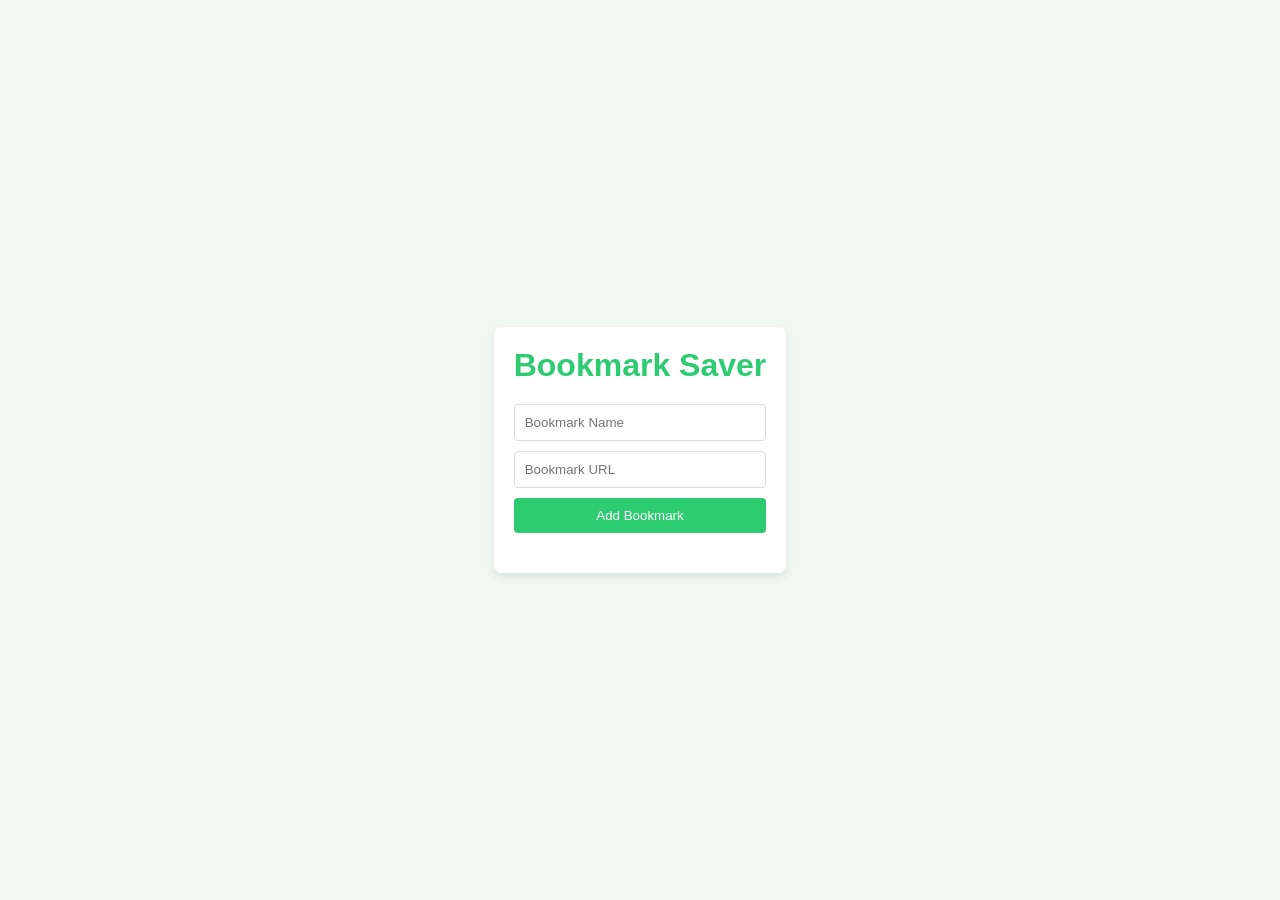
<file: bookmark-saver/index.html>
<!doctype html>
<html lang="en">
  <head>
    <meta charset="UTF-8" />
    <meta name="viewport" content="width=device-width, initial-scale=1.0" />
    <title>Bookmark saver</title>
    <link rel="stylesheet" href="style.css" />
  </head>
  <body>
    <div class="app-container">
      <h1>Bookmark Saver</h1>

      <div class="input-container">
        <input type="text" id="bookmark-name" placeholder="Bookmark Name" />
        <input type="url" id="bookmark-url" placeholder="Bookmark URL" />
        <button id="add-bookmark">Add Bookmark</button>
      </div>

      <ul id="bookmark-list"></ul>
    </div>
    <script src="script.js"></script>
  </body>
</html>
</file>
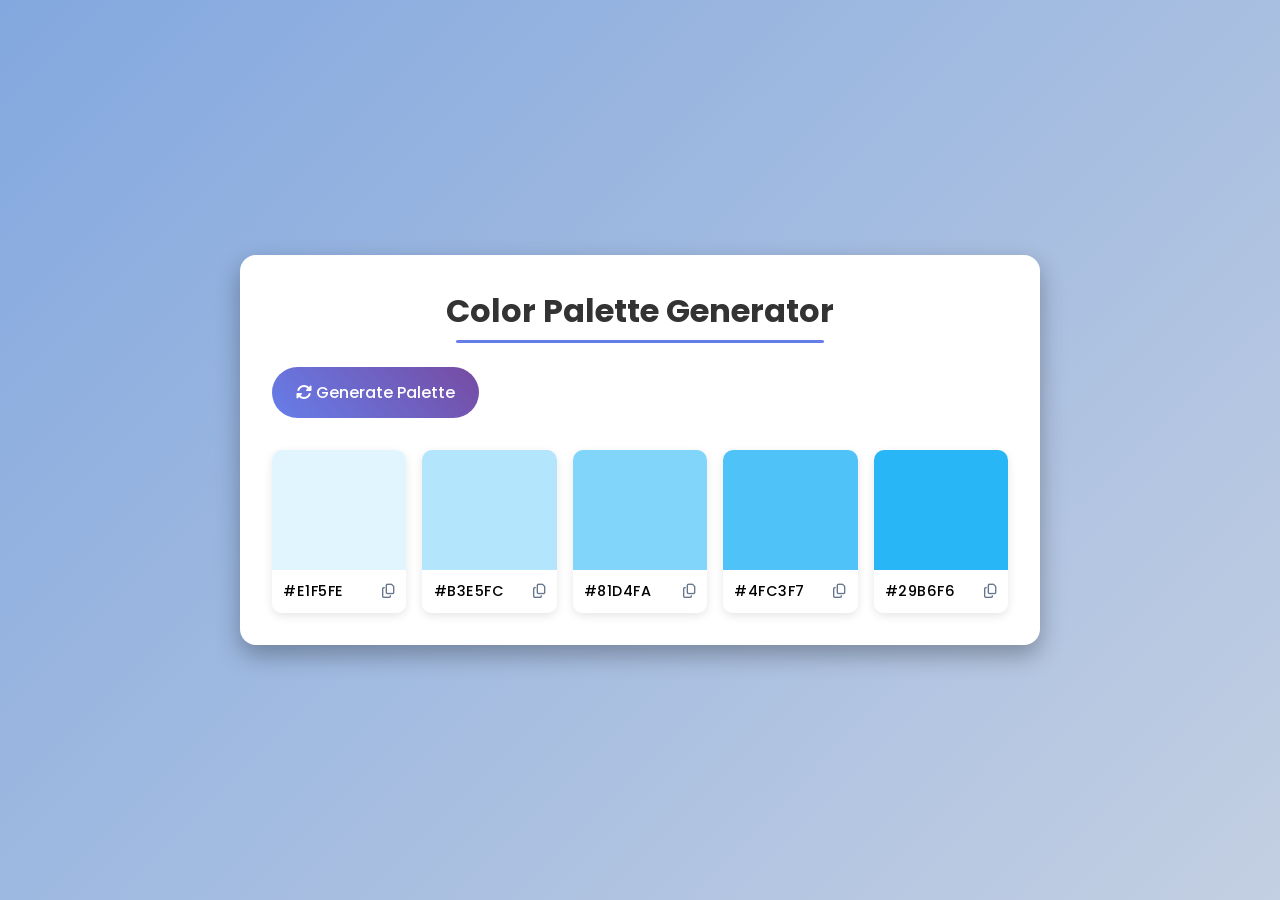
<file: colorGenerator/index.html>
<!doctype html>
<html lang="en">
  <head>
    <meta charset="UTF-8" />
    <meta name="viewport" content="width=device-width, initial-scale=1.0" />
    <title>color palatte generator</title>
    <link
      rel="stylesheet"
      href="https://cdnjs.cloudflare.com/ajax/libs/font-awesome/6.7.2/css/all.min.css"
      integrity="sha512-Evv84Mr4kqVGRNSgIGL/F/aIDqQb7xQ2vcrdIwxfjThSH8CSR7PBEakCr51Ck+w+/U6swU2Im1vVX0SVk9ABhg=="
      crossorigin="anonymous"
      referrerpolicy="no-referrer"
    />
    <link rel="stylesheet" href="style.css" />
  </head>
  <body>
    <div class="container">
      <h1>Color Palette Generator</h1>

      <button id="generate-btn">
        <i class="fas fa-sync-alt"></i>
        Generate Palette
      </button>

      <div class="palette-container">
        <!-- COLOR BOX 1 -->
        <div class="color-box">
          <div class="color" style="background-color: #e1f5fe"></div>
          <div class="color-info">
            <span class="hex-value">#E1F5FE</span>
            <i class="far fa-copy copy-btn" title="Copy to clipboard"></i>
          </div>
        </div>
        <!-- COLOR BOX 2 -->
        <div class="color-box">
          <div class="color" style="background-color: #b3e5fc"></div>
          <div class="color-info">
            <span class="hex-value">#B3E5FC</span>
            <i class="far fa-copy copy-btn" title="Copy to clipboard"></i>
          </div>
        </div>
        <!-- COLOR BOX 3 -->
        <div class="color-box">
          <div class="color" style="background-color: #81d4fa"></div>
          <div class="color-info">
            <span class="hex-value">#81D4FA</span>
            <i class="far fa-copy copy-btn" title="Copy to clipboard"></i>
          </div>
        </div>
        <!-- COLOR BOX 4 -->
        <div class="color-box">
          <div class="color" style="background-color: #4fc3f7"></div>
          <div class="color-info">
            <span class="hex-value">#4FC3F7</span>
            <i class="far fa-copy copy-btn" title="Copy to clipboard"></i>
          </div>
        </div>
        <!-- COLOR BOX 5 -->
        <div class="color-box">
          <div class="color" style="background-color: #29b6f6"></div>
          <div class="color-info">
            <span class="hex-value">#29B6F6</span>
            <i class="far fa-copy copy-btn" title="Copy to clipboard"></i>
          </div>
        </div>
      </div>
    </div>

    <script src="script.js"></script>
  </body>
</html>
</file>
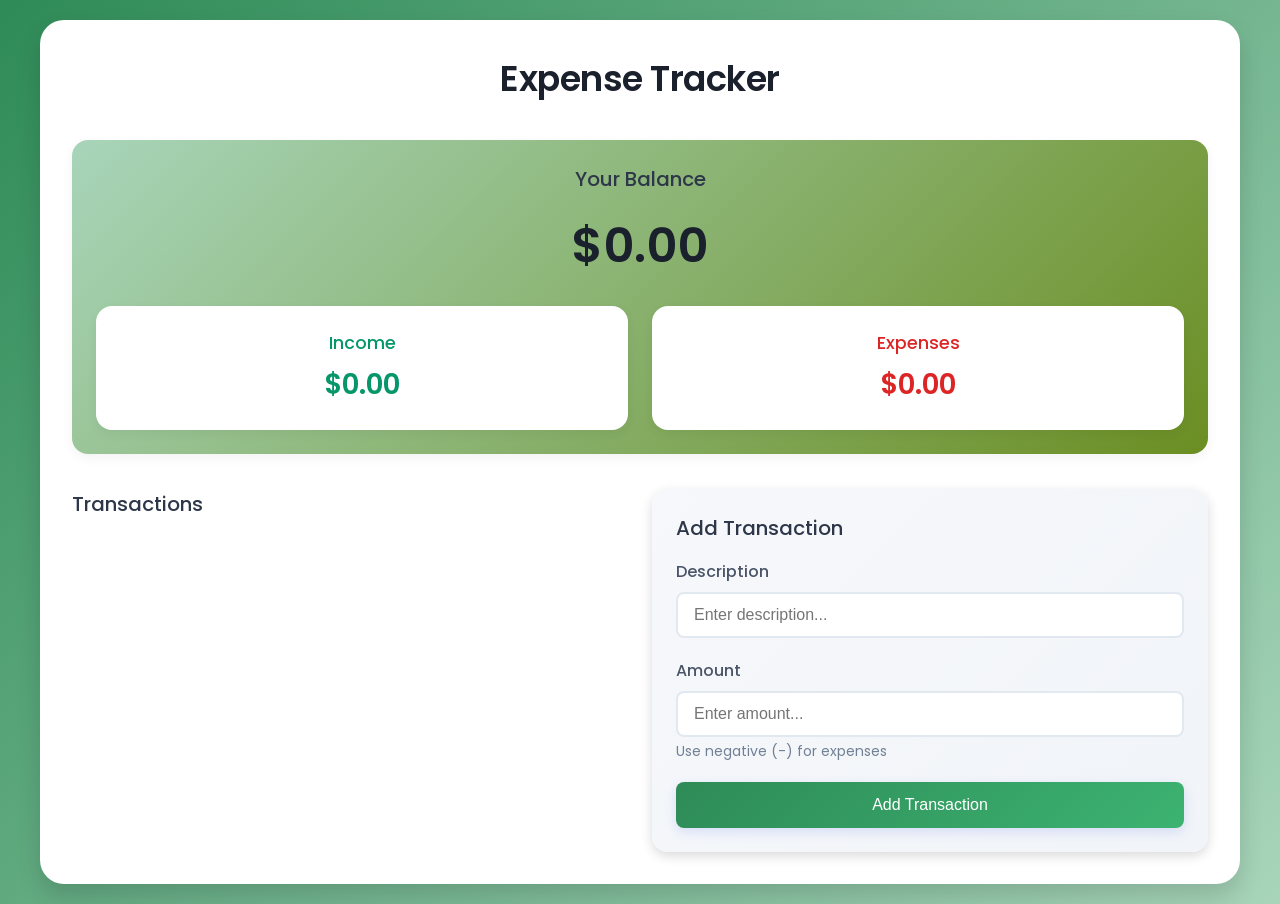
<file: expense-tracker/index.html>
<!doctype html>
<html lang="en">
  <head>
    <meta charset="UTF-8" />
    <meta name="viewport" content="width=device-width, initial-scale=1.0" />
    <title>Expense Tracker</title>
    <link rel="stylesheet" href="style.css" />
    <link
      href="https://fonts.googleapis.com/css?family=Poppins:100,100italic,200,200italic,300,300italic,regular,italic,500,500italic,600,600italic,700,700italic,800,800italic,900,900italic"
      rel="stylesheet"
    />
  </head>
  <body>
    <div class="container">
      <h1>Expense Tracker</h1>
      <div class="balance-container">
        <h2>Your Balance</h2>
        <h1 id="balance">$0.00</h1>
        <div class="summary">
          <div class="income">
            <h3>Income</h3>
            <p id="income-amount">$0.00</p>
          </div>
          <div class="expenses">
            <h3>Expenses</h3>
            <p id="expense-amount">$0.00</p>
          </div>
        </div>
      </div>
      <div class="main-content">
        <div class="transaction-container">
          <h2>Transactions</h2>
          <ul id="transaction-list">
            <!-- TRANSACTION ITEMS WILL BE ADDED HERE -->
          </ul>
        </div>
        <div class="form-container">
          <h2>Add Transaction</h2>
          <form action="" id="transaction-form">
            <div class="form-group">
              <label for="description">Description</label>
              <input
                type="text"
                id="description"
                placeholder="Enter description..."
                required
              />
            </div>
            <div class="form-group">
              <label for="amount">Amount</label>
              <input
                type="number"
                id="amount"
                placeholder="Enter amount..."
                required
              />
              <small>Use negative (-) for expenses</small>
            </div>
            <button type="submit">Add Transaction</button>
          </form>
        </div>
      </div>
    </div>
    <script src="script.js"></script>
  </body>
</html>
</file>
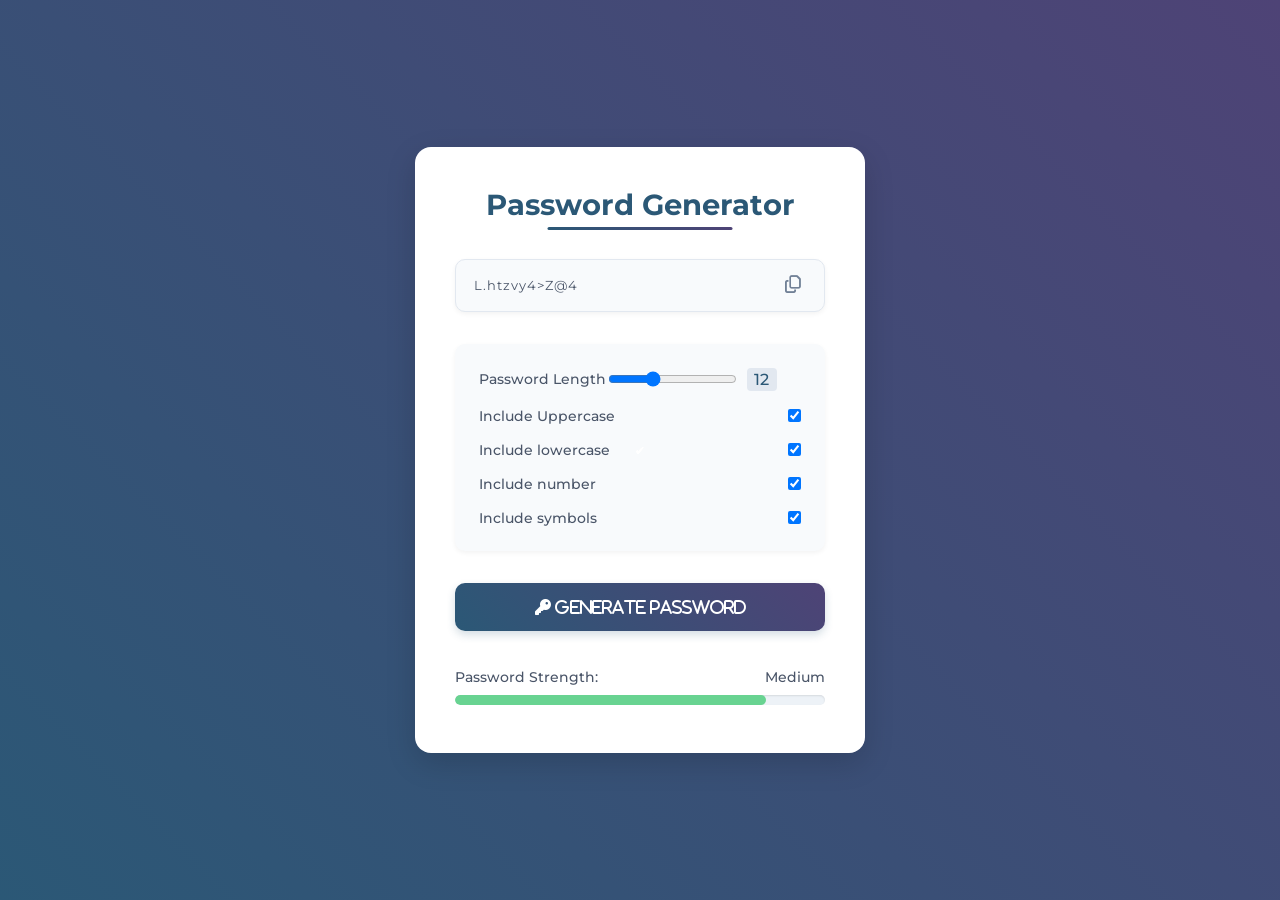
<file: password-generator/index.html>
<!doctype html>
<html lang="en">
  <head>
    <meta charset="UTF-8" />
    <meta name="viewport" content="width=device-width, initial-scale=1.0" />
    <title>Password Generator</title>
    <link rel="stylesheet" href="style.css" />
    <link
      rel="stylesheet"
      href="https://cdnjs.cloudflare.com/ajax/libs/font-awesome/6.7.2/css/all.min.css"
      integrity="sha512-Evv84Mr4kqVGRNSgIGL/F/aIDqQb7xQ2vcrdIwxfjThSH8CSR7PBEakCr51Ck+w+/U6swU2Im1vVX0SVk9ABhg=="
      crossorigin="anonymous"
      referrerpolicy="no-referrer"
    />
  </head>
  <body>
    <div class="container">
      <h1>Password Generator</h1>

      <!-- password container  -->
      <div class="password-container">
        <input type="text" readonly id="password" value="hello"/>
        <i class="far fa-copy" id="copy-btn" title="Copy to clipboard"></i>
      </div>

      <!-- options  -->
      <div class="options">
        <!-- password length -->
        <div class="option">
          <label for="length">Password Length</label>
          <div class="range-container">
            <input type="range" id="length" min="6" max="24" value="12" />
            <span id="length-value">12</span>
          </div>
        </div>

        <!-- include uppercase  -->
        <div class="option">
          <label for="uppercase">Include Uppercase</label>
          <input type="checkbox" id="uppercase" checked />
        </div>

        <!-- include lowercase  -->
        <div class="option">
          <label for="lowercase">Include lowercase</label>
          <input type="checkbox" id="lowercase" checked />
        </div>

        <!-- include number  -->
        <div class="option">
          <label for="numbers">Include number</label>
          <input type="checkbox" id="numbers" checked />
        </div>

        <!-- include symbols  -->
        <div class="option">
          <label for="symbols">Include symbols</label>
          <input type="checkbox" id="symbols" checked />
        </div>
      </div>

      <button id="generate-btn"
        <i class="fas fa-key"></i>
        Generate Password
      </button>

      <div class="strength-container">
        <p>Password Strength: <span id="strength-label">Medium</span></p>
        <div class="strength-meter">
          <div class="strength-bar"></div>
        </div>
      </div>

    </div>
    <script src="script.js"></script>
  </body>
</html>
</file>
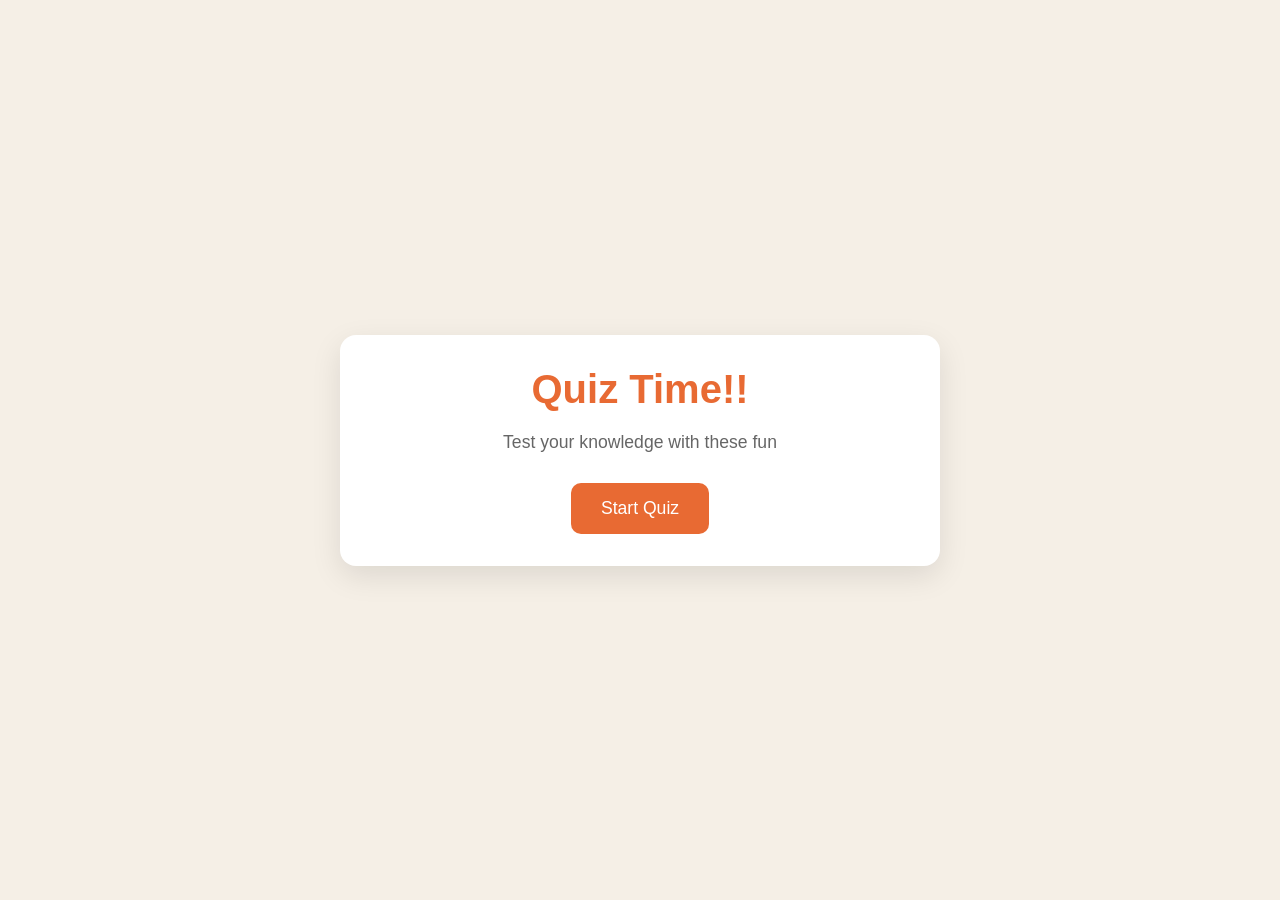
<file: QuizGame/index.html>
<!doctype html>
<html lang="en">
  <head>
    <meta charset="UTF-8" />
    <meta name="viewport" content="width=device-width, initial-scale=1.0" />
    <title>Quiz Game</title>
    <link rel="stylesheet" href="style.css" />
    <link
      href="https://fonts.googleapis.com/css?family=Poppins:100,100italic,200,200italic,300,300italic,regular,italic,500,500italic,600,600italic,700,700italic,800,800italic,900,900italic"
      rel="stylesheet"
    />
  </head>
  <body>
    <div class="container">
      <div class="screen active" id="start-screen">
        <h1>Quiz Time!!</h1>
        <p>Test your knowledge with these fun</p>
        <button id="start-btn">Start Quiz</button>
      </div>
      <div class="screen" id="quiz-screen">
        <div class="quiz-header">
          <h2 id="question-text">Question goes here</h2>
          <div class="quiz-info">
            <p>
              Question <span id="current-question"> 1 </span> of
              <span id="total-questions"> 5 </span>
            </p>
            <p>Score: <span id="score"> 0 </span></p>
          </div>
        </div>
        <div id="answer-container" class="answers-container">
          <!-- Answers will go here -->
        </div>
        <div class="progress-bar">
          <div id="progress" class="progress"></div>
        </div>
      </div>
      <div id="result-screen" class="screen">
        <h1>Quiz Results</h1>
        <div class="result-info">
          <p>
            You scored <span id="final-score">0</span> out of
            <span id="max-score">5</span>
          </p>
          <div id="result-message">Good Job!!</div>
        </div>
        <button id="restart-btn" class="restart-btn">Restart Quiz</button>
      </div>
    </div>
    <script src="script.js"></script>
  </body>
</html>
</file>
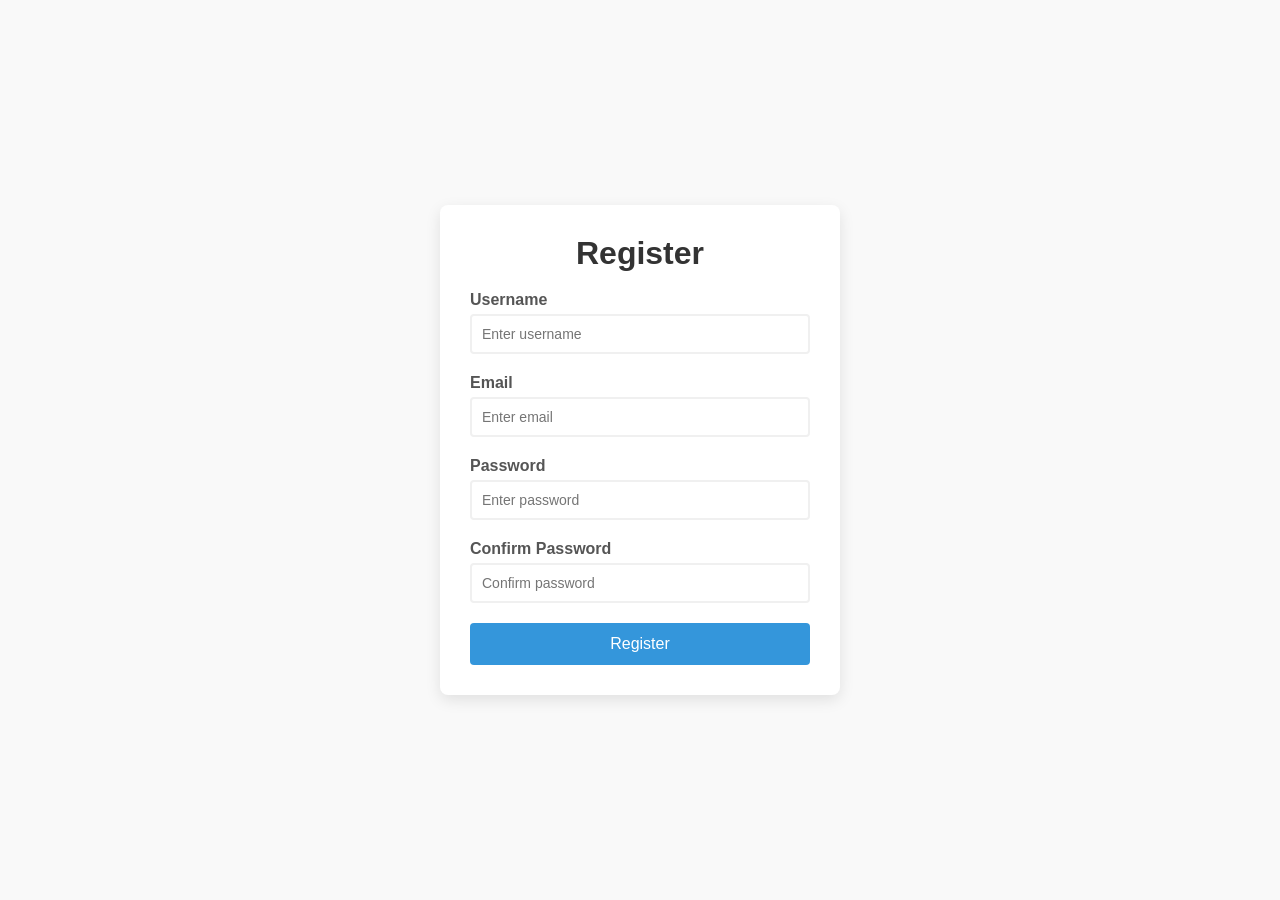
<file: register/index.html>
<!doctype html>
<html lang="en">
  <head>
    <meta charset="UTF-8" />
    <meta name="viewport" content="width=device-width, initial-scale=1.0" />
    <title>register</title>
    <link rel="stylesheet" href="style.css" />
  </head>
  <body>
    <div class="container">
      <form id="registration-form">
        <h1>Register</h1>

        <!-- username  -->
        <div class="form-group">
          <label for="username">Username</label>
          <input type="text" id="username" placeholder="Enter username" />
          <small></small>
        </div>
        <!-- email  -->
        <div class="form-group">
          <label for="email">Email</label>
          <input type="email" id="email" placeholder="Enter email" />
          <small></small>
        </div>
        <!-- password  -->
        <div class="form-group">
          <label for="password">Password</label>
          <input type="password" id="password" placeholder="Enter password" />
          <small></small>
        </div>
        <!-- confirm password  -->
        <div class="form-group">
          <label for="confirmPassword">Confirm Password</label>
          <input
            type="password"
            id="confirmPassword"
            placeholder="Confirm password"
          />
          <small></small>
        </div>
        <!-- submit button  -->
        <button type="submit">Register</button>
      </form>
    </div>
    <script src="script.js"></script>
  </body>
</html>
</file>
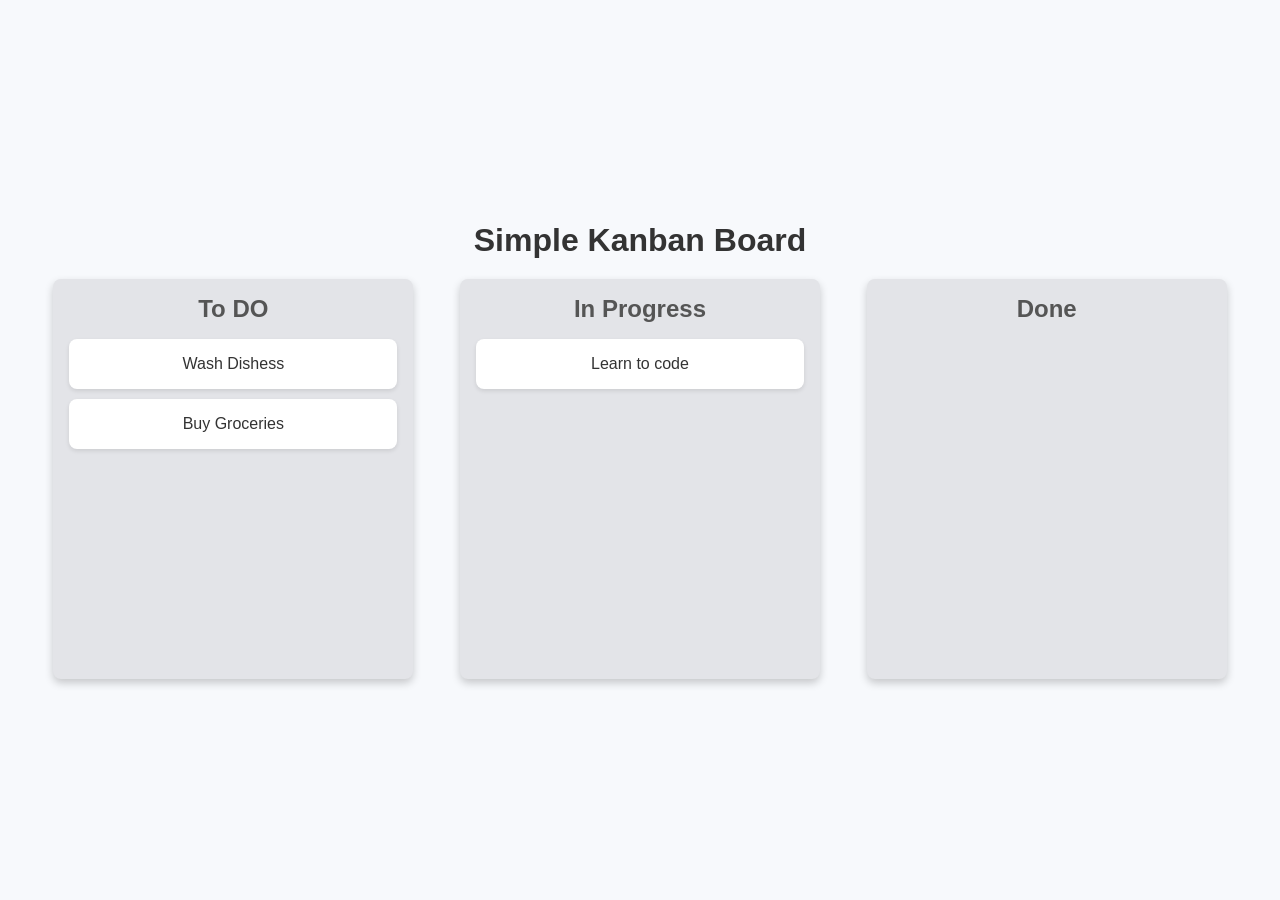
<file: simple-kanban-board/index.html>
<!doctype html>
<html lang="en">
  <head>
    <meta charset="UTF-8" />
    <meta name="viewport" content="width=device-width, initial-scale=1.0" />
    <title>kaban-board</title>
    <link rel="stylesheet" href="style.css" />
  </head>
  <body>
    <div class="container">
      <h1>Simple Kanban Board</h1>

      <div class="board">
        <!-- LIST1 -->
        <div class="list" id="list1">
          <h2>To DO</h2>
          <div class="card" draggable="true" id="card1">Wash Dishess</div>
          <div class="card" draggable="true" id="card2">Buy Groceries</div>
        </div>

        <!-- LIST2 -->
        <div class="list" id="list2">
          <h2>In Progress</h2>
          <div class="card" draggable="true" id="card3">Learn to code</div>
        </div>

        <!-- LIST3 -->
        <div class="list" id="list3">
          <h2>Done</h2>
        </div>
      </div>
    </div>
    <script src="script.js"></script>
  </body>
</html>
</file>
<file: bookmark-saver/style.css>
* {
  margin: 0;
  padding: 0;
  box-sizing: border-box;
}

body {
  font-family: sans-serif;
  background-color: #f0f9f4;
  color: #333;
  display: flex;
  justify-content: center;
  align-items: center;
  height: 100vh;
}

.app-container {
  background-color: #fff;
  padding: 20px;
  border-radius: 8px;
  box-shadow: 0 4px 10px rgba(0, 0, 0, 0.1);
  max-width: 400px;
  text-align: center;
}

h1 {
  color: #2ecc71;
  margin-bottom: 20px;
}

.input-container {
  display: flex;
  flex-direction: column;
  gap: 10px;
  margin-bottom: 20px;
}

input {
  padding: 10px;
  border-radius: 4px;
  border: 1px solid #ddd;
}

button {
  padding: 10px;
  background-color: #2ecc71;
  color: white;
  border: none;
  border-radius: 4px;
  cursor: pointer;
  transition: background-color 0.3s ease;
}

button:hover {
  background-color: #27ae60;
}

#bookmark-list {
  list-style: none;
  padding: 0;
}

#bookmark-list li {
  background-color: #f9f9f9;
  padding: 10px;
  border: 1px solid #ddd;
  border-radius: 4px;
  margin-bottom: 10px;
  display: flex;
  justify-content: space-between;
  align-items: center;
}

#bookmark-list a {
  color: #2ecc71;
  text-decoration: none;
}

#bookmark-list button {
  background-color: #e74c3c;
  padding: 5px 10px;
}

#bookmark-list button:hover {
  background-color: #c039;
}
</file>
<file: colorGenerator/style.css>
/* Basic Reset */
@import url(https://fonts.googleapis.com/css?family=Poppins:100,100italic,200,200italic,300,300italic,regular,italic,500,500italic,600,600italic,700,700italic,800,800italic,900,900italic);

* {
  margin: 0;
  padding: 0;
  box-sizing: border-box;
  font-family: "Poppins", sans-serif;
}

body {
  background: linear-gradient(135deg, #83a8df, #c3cfe2);
  min-height: 100vh;
  display: flex;
  align-items: center;
  justify-content: center;
  padding: 20px;
}

.container {
  background-color: #fff;
  border-radius: 1rem;
  padding: 2rem;
  width: 100%;
  max-width: 800px;
  box-shadow: 0 10px 25px rgba(0, 0, 0, 0.3);
}

h1 {
  text-align: center;
  margin-bottom: 1.5rem;
  color: #333;
  position: relative;
  padding-bottom: 0.5rem;
}

h1::after {
  content: "";
  position: absolute;
  bottom: 0;
  left: 50%;
  transform: translateX(-50%);
  width: 50%;
  height: 3px;
  background-color: #667eea;
  border-radius: 2px;
}

#generate-btn {
  background: linear-gradient(45deg, #667eea, #764ba2);
  color: white;
  border: none;
  padding: 0.8rem 1.5rem;
  border-radius: 50px;
  cursor: pointer;
  font-weight: 500;
  margin-bottom: 2rem;
  font-size: 1rem;
}

#generate-btn:hover {
  transform: translateY(-2px);
  box-shadow: 0 6px 10px rgba(102, 126, 234, 0.3);
}

#generate-btn:active {
  transform: translateY(0);
}

.palette-container {
  display: grid;
  gap: 1rem;
  grid-template-columns: repeat(auto-fit, minmax(130px, 1fr));
}

.color-box {
  border-radius: 10px;
  overflow: hidden;
  box-shadow: 0 3px 10px rgba(0, 0, 0, 0.1);
  transition: transform 0.2s;
}

.color-box:hover {
  transform: translateY(-5px);
}

.color {
  height: 120px;
  cursor: pointer;
}

.color-info {
  background-color: #fff;
  padding: 0.7rem;
  display: flex;
  align-items: center;
  justify-content: space-between;
  font-size: 0.9rem;
}

.hex-value {
  font-weight: 500;
  letter-spacing: 0.5px;
}

.copy-btn {
  cursor: pointer;
  color: #64748b;
  transition: color 0.2s;
}

.copy-btn:hover {
  color: #667eea;
}

@media (max-width: 768px) {
  .palette-container {
    grid-template-columns: repeat(auto-fit, minmax(100px, 1fr));
  }
}
</file>
<file: expense-tracker/style.css>
* {
  margin: 0;
  padding: 0;
  box-sizing: border-box;
}

body {
  background: linear-gradient(135deg, #2e8b57, #a8d5ba);
  min-height: 100vh;
  font-family: "Poppins", sans-serif;
  display: flex;
  align-items: center;
  justify-content: center;
  padding: 20px;
  color: #2d3436;
}

.container {
  width: 100%;
  max-width: 1200px;
  background-color: #fff;
  padding: 2rem;
  border-radius: 24px;
  box-shadow: 0 12px 24px rgba(0, 0, 0, 0.15);
}

h1 {
  text-align: center;
  color: #1a202c;
  margin-bottom: 35px;
  font-size: 2.2rem;
  font-weight: 600;
  letter-spacing: -0.5px;
}

h2 {
  color: #2d3749;
  margin-bottom: 1rem;
  font-size: 1.25rem;
  font-weight: 500;
}

.balance-container {
  text-align: center;
  margin-bottom: 35px;
  padding: 24px;
  background: linear-gradient(135deg, #a8d5ba, #6b8e23);
  border-radius: 1rem;
  box-shadow: 0 4px 12px rgba(0, 0, 0, 0.05);
}

.balance-container h1 {
  font-size: 3rem;
  margin: 15px 0;
}

.summary {
  display: grid;
  grid-template-columns: 1fr 1fr;
  gap: 24px;
  margin-top: 24px;
}

.main-content {
  display: grid;
  grid-template-columns: 1fr 1fr;
  gap: 24px;
}

.income,
.expenses {
  background-color: white;
  padding: 24px;
  border-radius: 1rem;
  box-shadow: 0 4px 12px rgba(0, 0, 0, 0.05);
  transition: transform 0.2s ease;
}

.income:hover,
.expenses:hover {
  transform: translateY(-2px);
}

.income h3 {
  color: #059669;
  font-size: 1.1rem;
  font-weight: 500;
}

.expenses h3 {
  color: #dc2626;
  font-size: 1.1rem;
  font-weight: 500;
}

.income p,
.expenses p {
  margin-top: 8px;
  font-size: 1.75rem;
  font-weight: 600;
}

.income p {
  color: #059669;
}

.expenses p {
  color: #dc2626;
}

#transaction-container {
  height: 100%;
  display: flex;
  flex-direction: column;
}

#transaction-list {
  list-style: none;
  max-height: 500px;
  overflow-y: auto;
  padding-right: 8px;
  flex-grow: 1;
}

#transaction-list::-webkit-scrollbar {
  width: 8px;
}

#transaction-list::-webkit-scrollbar-track {
  /* track is the bg of the scrollbar  */
  background-color: #f1f1f1;
  border-radius: 4px;
}

#transaction-list::-webkit-scrollbar-thumb {
  /* thumb is the draggle part of the scrollbar */
  background-color: #cbd5e0;
  border-radius: 4px;
}

#transaction-list::-webkit-scrollbar-thumb:hover {
  background-color: #a0aec0;
}

.transaction {
  display: flex;
  justify-content: space-between;
  align-items: center;
  padding: 1rem 1.2rem;
  margin-bottom: 12px;
  border-radius: 12px;
  background-color: #fff;
  box-shadow: 0 2px 8px rgba(0, 0, 0, 0.05);
  transition: all 0.2s ease;
  border-right: 5px solid;
  animation: slideIn 0.3s ease;
}

@keyframes slideIn {
  from {
    opacity: 0;
    transform: translateX(-20px);
  }
  to {
    opacity: 1;
    transform: translateX(0);
  }
}

.transaction:hover {
  transform: translateX(4px);
  box-shadow: 0 4px 12px rgba(0, 0, 0, 0.1);
}

.transaction.income {
  border-right-color: #059669;
}

.transaction.expenses {
  border-right-color: #dc2626;
}

.transaction .delete-btn {
  background: none;
  border: none;
  color: #dc2626;
  cursor: pointer;
  font-size: 1.4rem;
  opacity: 0;
  transition: all 0.2s ease;
  padding: 4px 8px;
  border-radius: 4px;
  margin-left: 12px;
}

.transaction:hover .delete-btn {
  opacity: 1;
}

.transaction .delete-btn:hover {
  background-color: #fee2e2;
  transform: scale(1.1);
}

.form-container {
  background: linear-gradient(135deg, #f6f8fb, #f1f4f8);
  padding: 24px;
  border-radius: 16px;
  box-shadow: 0 4px 12px rgba(0, 0, 0, 0.15);
  height: 100%;
  display: flex;
  flex-direction: column;
}

.form-container form {
  height: 100%;
  display: flex;
  flex-direction: column;
}

.form-group {
  margin-bottom: 20px;
}

label {
  display: block;
  margin-bottom: 8px;
  font-weight: 500;
  color: #4a5568;
}

input {
  width: 100%;
  padding: 12px 16px;
  border: 2px solid #e2e8f0;
  border-radius: 8px;
  font-size: 1rem;
  transition: all 0.2s ease;
  background-color: white;
}

input:focus {
  outline: none;
  border-color: #667eea;
  box-shadow: 0 0 0 3px rgba(102, 126, 234, 0.1);
}

input:hover {
  border-color: #cbd5e0;
}

small {
  color: #718096;
  font-size: 0.875rem;
  margin-top: 4px;
  display: block;
}

button[type="submit"] {
  width: 100%;
  padding: 14px;
  background: linear-gradient(135deg, #2e8b57 0%, #3cb371 100%);
  color: white;
  border: none;
  border-radius: 8px;
  cursor: pointer;
  font-size: 1rem;
  font-weight: 500;
  transition: all 0.2s ease;
  box-shadow: 0 4px 12px rgba(102, 126, 234, 0.2);
  margin-top: auto;
}

button[type="submit"]:hover {
  transform: translateY(-2px);
  box-shadow: 0 6px 16px rbga(102, 126, 234, 0.3);
}

button[type="submit"]:active {
  transform: translateY(0);
}

/* responsive  */
@media (max-width: 900px) {
  .main-content {
    grid-template-columns: 1fr;
  }
  #transaction-list {
    max-height: 300px;
  }
}

@media (max-width: 480px) {
  .container {
    padding: 24px;
  }
  .summary {
    grid-template-columns: 1fr;
    gap: 16px;
  }
  .balance-container h1 {
    font-size: 2.5rem;
  }
  .income p,
  .expenses p {
    font-size: 1.5rem;
  }

  .transaction {
    padding: 14px 16px;
  }

  h1 {
    font-size: 1.8rem;
  }
}
</file>
<file: password-generator/style.css>
@import url(https://fonts.googleapis.com/css?family=Montserrat:100,200,300,regular,500,600,700,800,900,100italic,200italic,300italic,italic,500italic,600italic,700italic,800italic,900italic);

:root {
  --primary-color: #2b5876;
  --secondary-color: #4e4376;
  --weak-color: #fc8181;
  --medium-color: #fbd38d;
  --strong-color: #68d391;
}

* {
  margin: 0;
  padding: 0;
  box-sizing: border-box;
  font-family: "Montserrat", sans-serif;
}

body {
  background: linear-gradient(
    45deg,
    var(--primary-color),
    var(--secondary-color)
  );
  min-height: 100vh;
  display: flex;
  justify-content: center;
  align-items: center;
  color: #3333;
  padding: 20px;
}

.container {
  background-color: #fff;
  padding: 2.5rem;
  border-radius: 1rem;
  box-shadow: 0 10px 30px rgba(0, 0, 0, 0.15);
  width: 90%;
  max-width: 450px;
}

h1 {
  text-align: center;
  margin-bottom: 1.8rem;
  color: var(--primary-color);
  font-size: 1.8rem;
  font-weight: 700;
  position: relative;
  padding-bottom: 0.5rem;
}

h1::after {
  content: "";
  position: absolute;
  bottom: 0;
  left: 50%;
  transform: translateX(-50%);
  width: 50%;
  height: 3px;
  background: linear-gradient(
    90deg,
    var(--primary-color),
    var(--secondary-color)
  );
  border-radius: 2px;
}

.password-container {
  margin-bottom: 2rem;
  background-color: #f8fafc;
  border-radius: 10px;
  border: 1px solid #e2e8f0;
  overflow: hidden;
  box-shadow: 0 2px 5px rgba(0, 0, 0, 0.05);
  display: flex;
  align-items: center;
  justify-content: space-between;
  padding: 0 1rem 0 0;
}

#password {
  width: 100%;
  padding: 1.1rem;
  padding-right: 50px;
  border: none;
  background: transparent;
  color: #4a5568;
  letter-spacing: 1px;
  outline: none;
  border-radius: 10px;
}

#copy-btn {
  cursor: pointer;
  color: #718096;
  font-size: 1.1rem;
  width: 35px;
  height: 35px;
  display: flex;
  align-items: center;
  justify-content: center;
  border-radius: 50%;
}

#copy-btn:hover {
  color: var(--primary-color);
}

.options {
  margin-bottom: 2rem;
  background-color: #f8fafc;
  padding: 1.5rem;
  border-radius: 10px;
  box-shadow: 0 2px 5px rgba(0, 0, 0, 0.05);
}

.option {
  display: flex;
  justify-content: space-between;
  align-items: center;
  margin-bottom: 1rem;
}

.option:last-child {
  margin-bottom: 0;
}

.option label {
  font-size: 0.9rem;
  color: #4a5568;
  font-weight: 500;
}

.range-container {
  display: flex;
  align-items: center;
  gap: 10px;
  width: 60%;
}

input [type="range"] {
  accent-color: var(--primary-color);
  height: 5px;
  cursor: pointer;
  flex: 1;
}

input [type="checkbox"] {
  width: 20px;
  height: 20px;
  border: 2px solid var(--primary-color);
  appearance: none;
  border-radius: 4px;
  cursor: pointer;
  outline: none;
  position: relative;
  transition: all 0.3s;
}

input [type="checkbox"]:checked {
  background-color: var(--primary-color);
}

input[type="checkbox"]:checked::after {
  content: "\2714";
  position: absolute;
  color: white;
  left: 50%;
  top: 50%;
  transform: translate(-50%, -50%);
  font-size: 12px;
}

#length-value {
  font-weight: 500;
  color: var(--primary-color);
  width: 30px;
  text-align: center;
  background: #e2e8f0;
  border-radius: 4px;
  padding: 2px 5px;
}

button {
  width: 100%;
  padding: 1rem;
  background: linear-gradient(
    45deg,
    var(--primary-color),
    var(--secondary-color)
  );
  color: white;
  border: none;
  border-radius: 10px;
  font-size: 1rem;
  font-weight: 600;
  cursor: pointer;
  transition: all 0.3s;
  margin-bottom: 1.5rem;
  box-shadow: 0 4px 8px rgba(43, 88, 118, 0.2);
}

button:hover {
  transform: translateY(-2px);
}

button:active {
  transform: translateY(0);
}

.strength-container {
  margin-top: 0.8rem;
}

.strength-container p {
  font-size: 0.9rem;
  color: #4a5568;
  margin-bottom: 0.6rem;
  display: flex;
  justify-content: space-between;
  font-weight: 500;
}

.strength-label {
  color: var(--primary-color);
  font-weight: 600;
}

.strength-meter {
  height: 10px;
  background-color: #edf2f7;
  border-radius: 5px;
  margin-bottom: 0.5rem;
  overflow: hidden;
  box-shadow: inset 0 1px 2px rgba(0, 0, 0, 0.1);
}

.strength-bar {
  height: 100%;
  width: 0;
  min-width: 5%;
  background-color: var(--weak-color);
  transition: all 0.3s ease;
  border-radius: 5px;
}

@media (max-width: 768px) {
  .container {
    width: 95%;
    padding: 1.8rem;
  }

  h1 {
    font-size: 1.6rem;
  }

  .option label {
    font-size: 0.9rem;
  }
}
</file>
<file: QuizGame/style.css>
/* Basic reset */
* {
  margin: 0;
  padding: 0;
  box-sizing: border-box;
}

body {
  background: #f5efe6;
  display: flex;
  justify-content: center;
  align-items: center;
  min-height: 100vh;
  font-family: sans-serif;
}

.container {
  background: white;
  border-radius: 1rem;
  box-shadow: 0 10px 30px rgba(0, 0, 0, 0.1);
  max-width: 600px;
  width: 100%;
  overflow: hidden;
  position: relative;
}

/* SCREENS */

.screen {
  display: none;
  padding: 2rem;
  text-align: center;
}

.screen.active {
  display: block;
}

/* START SCREEN */
#start-screen h1 {
  color: #e86a33;
  margin-bottom: 20px;
  font-size: 2.5rem;
}

#start-screen p {
  color: #666;
  font-size: 1.1rem;
  margin-bottom: 30px;
}

.quiz-header {
  margin-bottom: 1rem;
}

#question-text {
  color: #333;
  font-size: 1.5rem;
  margin-bottom: 1rem;
  line-height: 1.4;
}

.quiz-info {
  display: flex;
  justify-content: space-between;
  color: #666;
  margin-bottom: 10px;
}

.answers-container {
  display: flex;
  flex-direction: column;
  gap: 10px;
  margin-bottom: 25px;
}

.answer-btn {
  background-color: #f8f0e5;
  color: #333;
  border: 2px solid #eadbc8;
  border-radius: 10px;
  padding: 1rem;
  cursor: pointer;
  text-align: left;
  transition: all 0.3s ease;
}

.answer-btn:hover {
  background-color: #eadbc8;
  border-color: #dac0ae;
}

.answer-btn.correct {
  background-color: #e6fff0f0;
  border-color: #a3f0c4;
  color: #28a745;
}

.answer-btn.incorrect {
  background-color: #e6fff0f0;
  border-color: #ffbdbd;
  color: #dc3545;
}

.progress-bar {
  height: 10px;
  background-color: #f8f085;
  border-radius: 5px;
  overflow: hidden;
  margin-top: 20px;
}

.progress {
  height: 100%;
  background-color: #e86a33;
  width: 0%;
  transition: width 0.3s ease;
}

/* RESUlT SCREEN */

#result-screen h1 {
  color: #e86a33;
  margin-bottom: 30px;
}

.result-info {
  background-color: #f8f0e5;
  border-radius: 10px;
  padding: 20px;
  margin-bottom: 30px;
}

.result-info p {
  font-size: 1.2rem;
  color: #333;
  margin-bottom: 1rem;
}

#result-message {
  font-size: 1.5rem;
  font-weight: 600;
  color: #e86a33;
}

button {
  background-color: #e86a33;
  color: white;
  border: none;
  border-radius: 10px;
  padding: 15px 30px;
  font-size: 1.1rem;
  cursor: pointer;
}

button:hover {
  background-color: #d45b28;
}

/* RESPONSIVE DESIGN */

@media (max-width: 500px) {
  /* when we hit 500px and below implement the system below  */
  .screen {
    padding: 1rem;
  }

  .start-screen h1 {
    font-size: 2rem;
  }

  #question-text {
    font-size: 1.3rem;
  }

  .answer-btn {
    padding: 12px;
  }

  button {
    padding: 12px 25px;
    font-size: 1rem;
  }
}
</file>
<file: register/style.css>
* {
  margin: 0;
  padding: 0;
  box-sizing: border-box;
}

body {
  background-color: #f9f9f9;
  font-family: sans-serif;
  display: flex;
  align-items: center;
  justify-content: center;
  min-height: 100vh;
}

.container {
  background-color: white;
  border-radius: 8px;
  box-shadow: 0px 5px 15px rgba(0, 0, 0, 0.1);
  width: 100%;
  max-width: 400px;
  padding: 30px;
  overflow: hidden;
}

h1 {
  text-align: center;
  color: #333;
  margin-bottom: 1.2rem;
}

.form-group {
  margin-bottom: 20px;
  position: relative;
}

label {
  display: block;
  margin-bottom: 5px;
  color: #555;
  font-weight: bold;
}

input {
  border: 2px solid #f0f0f0;
  border-radius: 4px;
  display: block;
  width: 100%;
  padding: 10px;
  font-size: 14px;
  transition: border-color 0.3s;
}

input:focus {
  outline: none;
  border-color: #3496db;
}

small {
  visibility: hidden;
  position: absolute;
  bottom: -18px;
  left: 0;
  font-size: 12px;
}

button {
  cursor: pointer;
  background: #3496db;
  border: none;
  color: white;
  display: block;
  font-size: 1rem;
  margin-top: 20px;
  padding: 12px;
  border-radius: 4px;
  width: 100%;
  transition: background-color 0.3s;
}

button:hover {
  background-color: #2980b9;
}

.form-group.error input {
  border-color: #e74c3c;
}

.form-group.success input {
  border-color: #2ecc71;
}

.form-group.error small {
  visibility: visible;
  color: #e74c3c;
}
</file>
<file: simple-kanban-board/style.css>
* {
  margin: 0;
  padding: 0;
  box-sizing: border-box;
}

body {
  font-family: sans-serif;
  background-color: #f7f9fc;
  display: flex;
  justify-content: center;
  align-items: center;
  min-height: 100vh;
}

.container {
  text-align: center;
  width: 100%;
  padding: 1.2rem;
}

h1 {
  color: #333;
  margin-bottom: 20px;
  font-size: 2rem;
}

.board {
  display: flex;
  justify-content: space-around;
  align-items: flex-start;
  max-width: 1200px;
  margin: 0 auto;
  gap: 20px;
}

.list {
  background-color: #e3e4e8;
  padding: 1rem;
  border-radius: 8px;
  width: 30%;
  min-height: 400px;
  box-shadow: 0 4px 8px rgba(0, 0, 0, 0.2);
}

.list h2 {
  color: #555;
  margin-bottom: 1rem;
  font-size: 1.5rem;
}

.card {
  background-color: white;
  color: #333;
  padding: 1rem;
  margin-bottom: 10px;
  border-radius: 8px;
  cursor: grab;
  box-shadow: 0 2px 4px rgba(0, 0, 0, 0.1);
  transition:
    transform 0.2s,
    box-shadow 0.2s;
}

.card:active {
  cursor: grabbing;
  box-shadow: 0 4px 8px rgba(0, 0, 0, 0.1);
  transform: scale(1.05);
}

.list.over {
  background-color: #d1d3d8;
}

@media (max-width: 768px) {
  .board {
    flex-direction: column;
    align-items: center;
  }
  .list {
    width: 80%;
    margin-bottom: 20px;
  }
}
</file>
